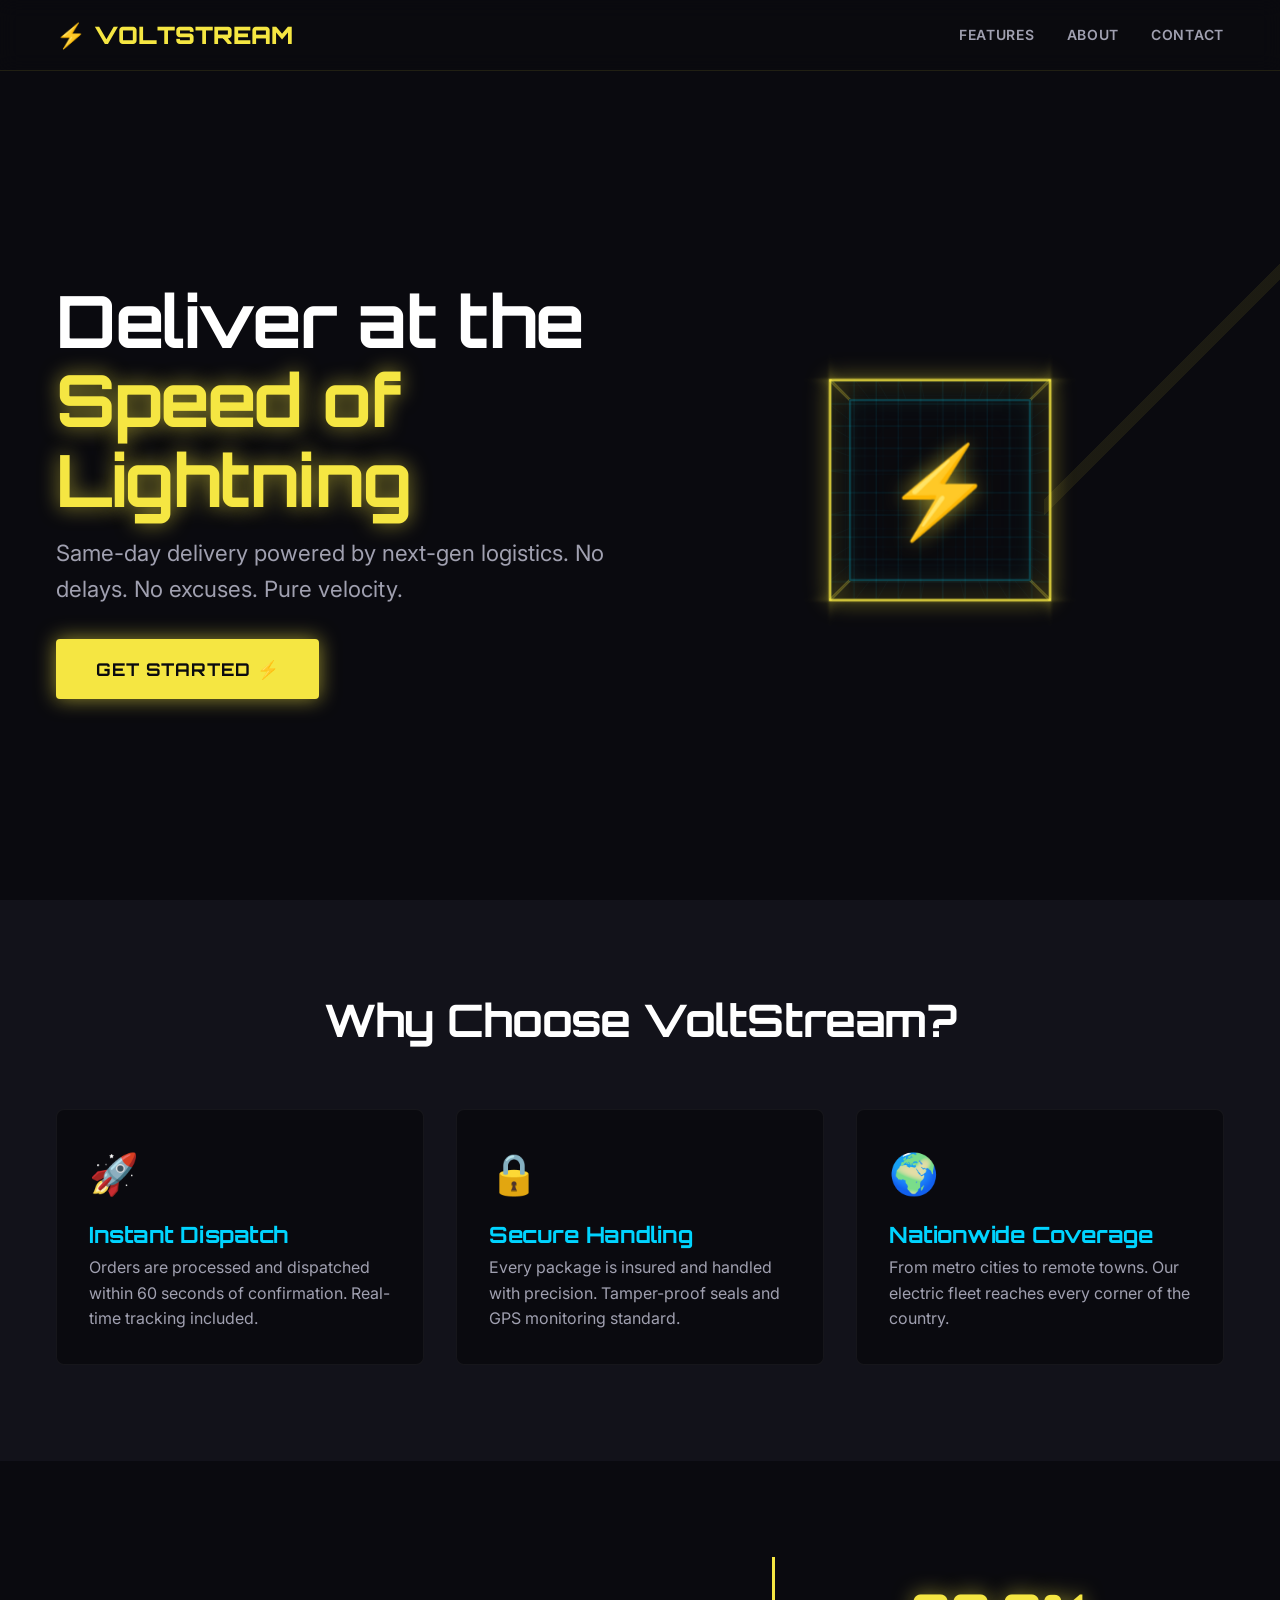
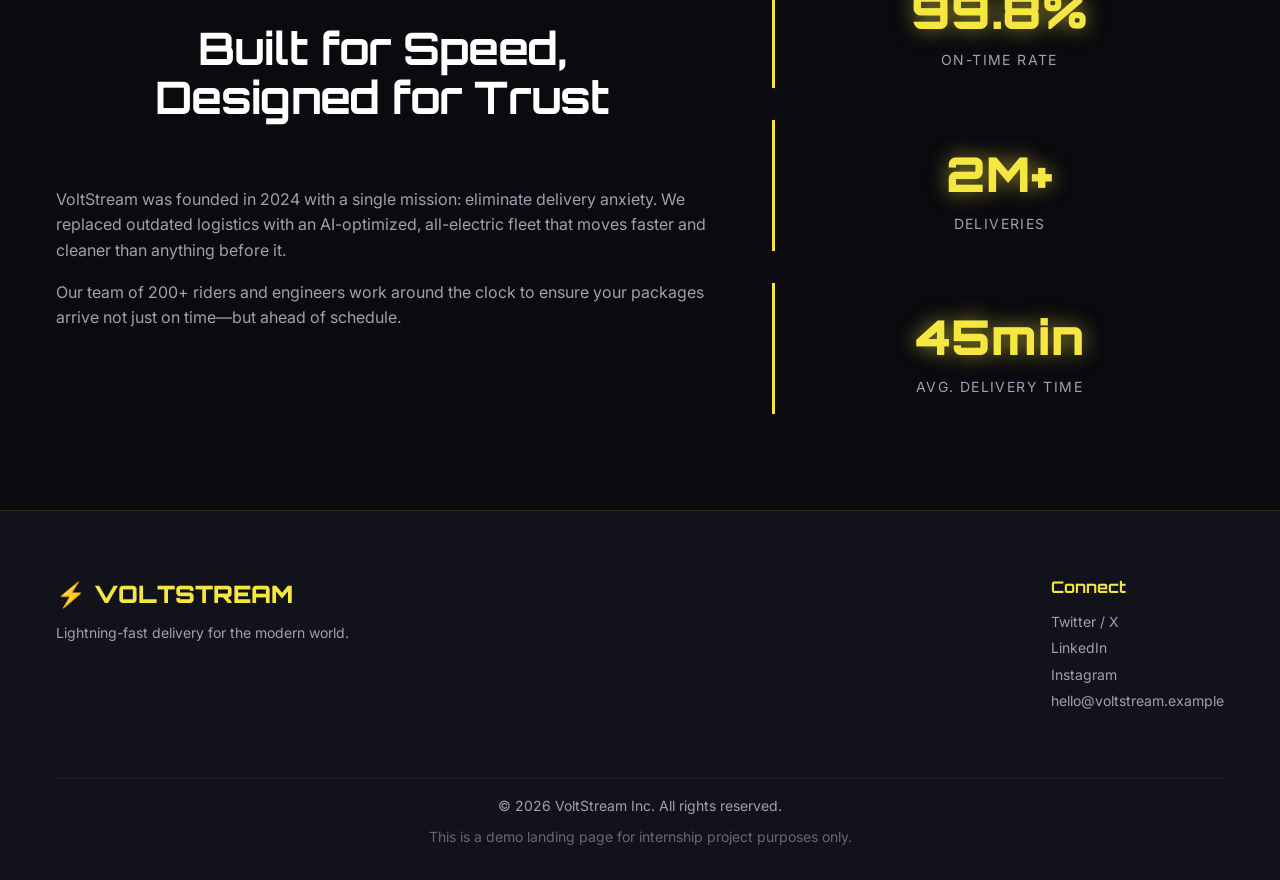
<file: Landing page/index.html>
<!DOCTYPE html>
<html lang="en">
<head>
    <meta charset="UTF-8">
    <meta name="viewport" content="width=device-width, initial-scale=1.0">
    <meta name="description" content="VoltStream - Lightning-fast delivery service landing page">
    <title>VoltStream | Lightning-Fast Delivery</title>
    <link rel="stylesheet" href="styles.css">
    <!-- Google Fonts: Bold sans-serif for speed/clarity -->
    <link rel="preconnect" href="https://fonts.googleapis.com">
    <link rel="preconnect" href="https://fonts.gstatic.com" crossorigin>
    <link href="https://fonts.googleapis.com/css2?family=Inter:wght@400;600&family=Orbitron:wght@700;900&display=swap" rel="stylesheet">
    
    <link rel="stylesheet" href="styles.css">
</head>
<body>
    <!-- FIXED NAVIGATION -->
    <header class="navbar" role="banner">
        <div class="container nav-container">
            <a href="#" class="logo" aria-label="VoltStream Home">⚡ VOLTSTREAM</a>
            <nav role="navigation" aria-label="Main navigation">
                <ul class="nav-links">
                    <li><a href="#features">Features</a></li>
                    <li><a href="#about">About</a></li>
                    <li><a href="#contact">Contact</a></li>
                </ul>
            </nav>
        </div>
    </header>

    <main>
        
                <!-- HERO SECTION (UPDATED WITH 3D ELEMENT) -->
        <section id="hero" class="hero" aria-labelledby="hero-heading">
            <div class="container hero-wrapper">
                <!-- Left Side: Text -->
                <div class="hero-content">
                    <h1 id="hero-heading" class="hero-title">Deliver at the<br><span class="glow-text">Speed of Lightning</span></h1>
                    <p class="hero-subtitle">Same-day delivery powered by next-gen logistics. No delays. No excuses. Pure velocity.</p>
                    <a href="#contact" class="cta-button" role="button">Get Started ⚡</a>
                </div>
                
                <!-- Right Side: 3D CSS Cube -->
                <div class="hero-3d-scene" aria-hidden="true">
                    <div class="cube">
                        <div class="face front">⚡</div>
                        <div class="face back"></div>
                        <div class="face right"></div>
                        <div class="face left"></div>
                        <div class="face top"></div>
                        <div class="face bottom"></div>
                    </div>
                </div>
            </div>
            <!-- Decorative lightning bolt (pure CSS) -->
            <div class="lightning-bolt" aria-hidden="true"></div>
        </section>

        <!-- FEATURES SECTION -->
        <section id="features" class="features" aria-labelledby="features-heading">
            <div class="container">
                <h2 id="features-heading" class="section-title">Why Choose VoltStream?</h2>
                <div class="features-grid">
                    <article class="feature-card">
                        <div class="feature-icon" aria-hidden="true">🚀</div>
                        <h3>Instant Dispatch</h3>
                        <p>Orders are processed and dispatched within 60 seconds of confirmation. Real-time tracking included.</p>
                    </article>
                    <article class="feature-card">
                        <div class="feature-icon" aria-hidden="true">🔒</div>
                        <h3>Secure Handling</h3>
                        <p>Every package is insured and handled with precision. Tamper-proof seals and GPS monitoring standard.</p>
                    </article>
                    <article class="feature-card">
                        <div class="feature-icon" aria-hidden="true">🌍</div>
                        <h3>Nationwide Coverage</h3>
                        <p>From metro cities to remote towns. Our electric fleet reaches every corner of the country.</p>
                    </article>
                </div>
            </div>
        </section>

        <!-- ABOUT SECTION -->
        <section id="about" class="about" aria-labelledby="about-heading">
            <div class="container about-content">
                <div class="about-text">
                    <h2 id="about-heading" class="section-title">Built for Speed,<br>Designed for Trust</h2>
                    <p>VoltStream was founded in 2024 with a single mission: eliminate delivery anxiety. We replaced outdated logistics with an AI-optimized, all-electric fleet that moves faster and cleaner than anything before it.</p>
                    <p>Our team of 200+ riders and engineers work around the clock to ensure your packages arrive not just on time—but ahead of schedule.</p>
                </div>
                <div class="about-stats" aria-label="Company statistics">
                    <div class="stat">
                        <span class="stat-number glow-text">99.8%</span>
                        <span class="stat-label">On-Time Rate</span>
                    </div>
                    <div class="stat">
                        <span class="stat-number glow-text">2M+</span>
                        <span class="stat-label">Deliveries</span>
                    </div>
                    <div class="stat">
                        <span class="stat-number glow-text">45min</span>
                        <span class="stat-label">Avg. Delivery Time</span>
                    </div>
                </div>
            </div>
        </section>

        <!-- CONTACT / FOOTER SECTION -->
        <footer id="contact" class="footer" role="contentinfo">
            <div class="container footer-content">
                <div class="footer-brand">
                    <span class="logo">⚡ VOLTSTREAM</span>
                    <p>Lightning-fast delivery for the modern world.</p>
                </div>
                <div class="footer-links">
                    <h4>Connect</h4>
                    <ul>
                        <li><a href="#" aria-label="Twitter/X Profile">Twitter / X</a></li>
                        <li><a href="#" aria-label="LinkedIn Company Page">LinkedIn</a></li>
                        <li><a href="#" aria-label="Instagram Profile">Instagram</a></li>
                        <li><a href="mailto:hello@voltstream.example">hello@voltstream.example</a></li>
                    </ul>
                </div>
                <div class="footer-legal">
                    <p>&copy; 2026 VoltStream Inc. All rights reserved.</p>
                    <p class="disclaimer">This is a demo landing page for internship project purposes only.</p>
                </div>
            </div>
        </footer>
    </main>
</body>
</html>
</file>
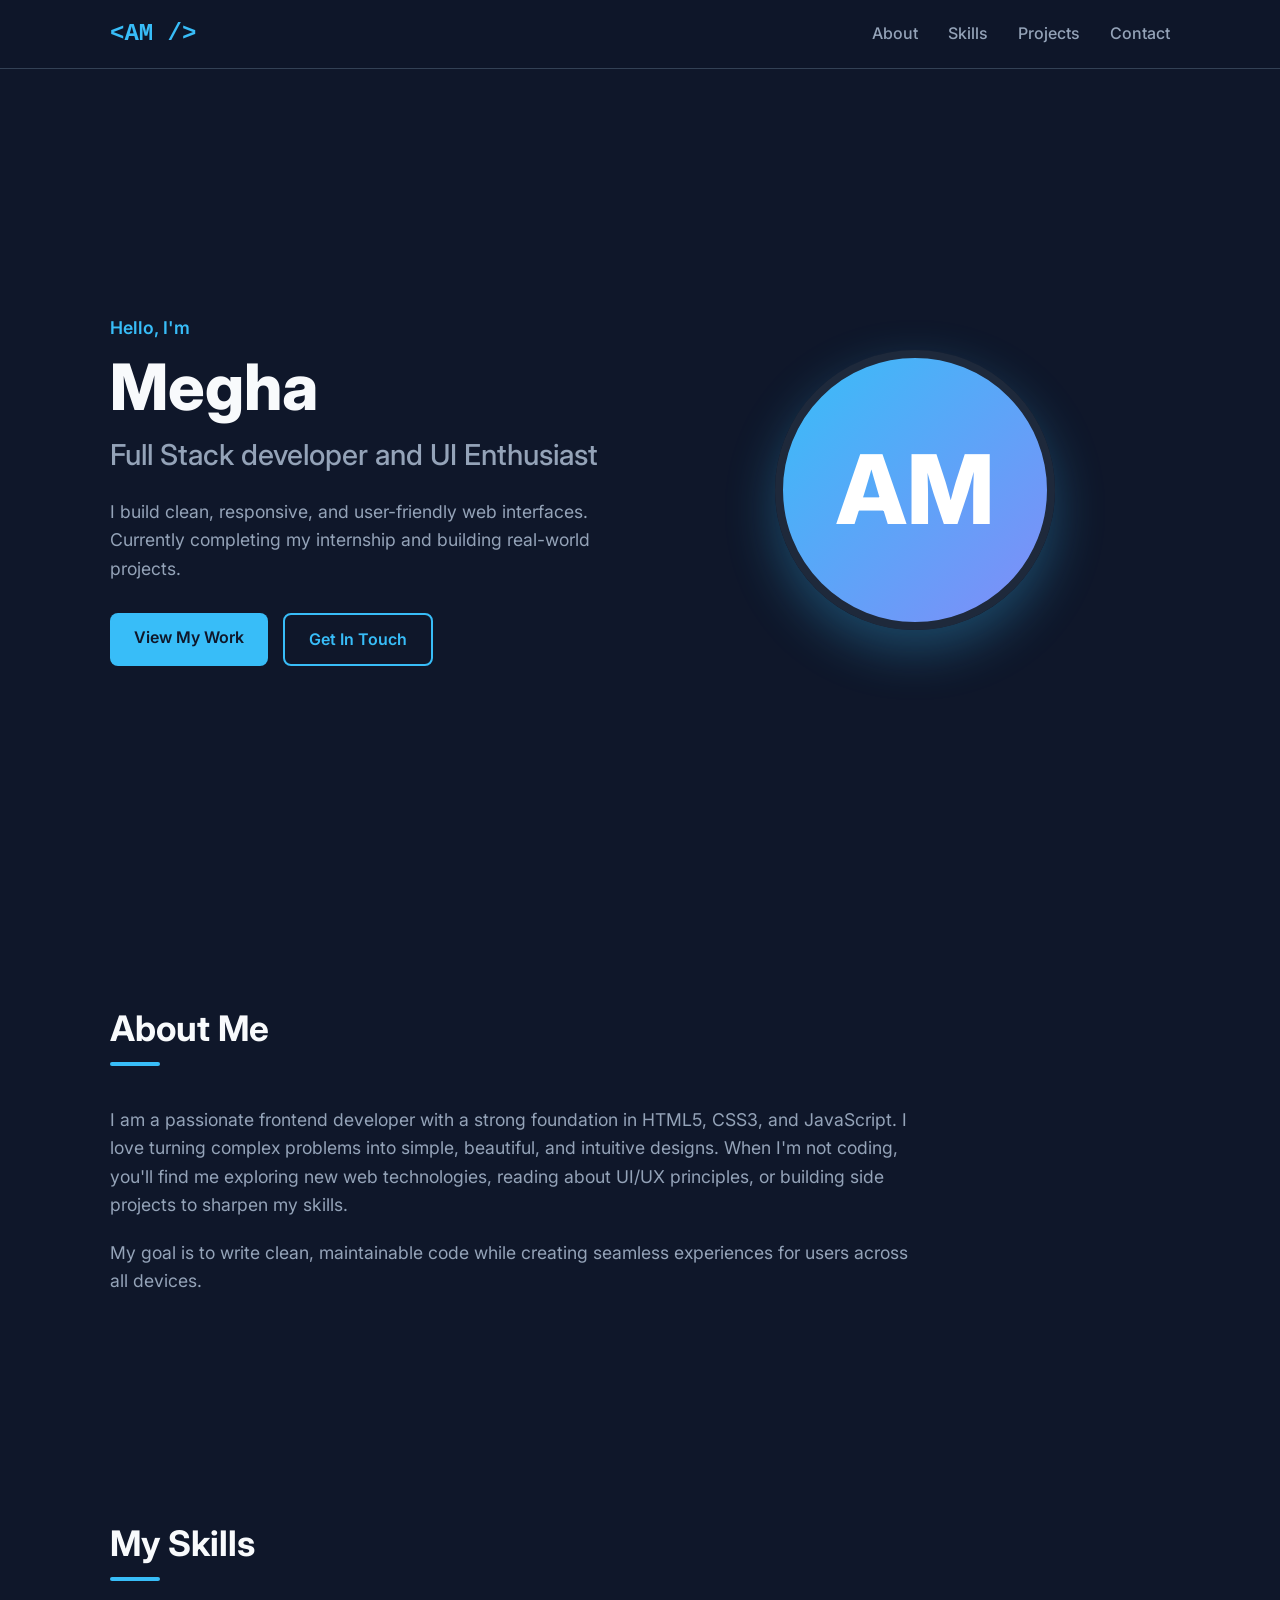
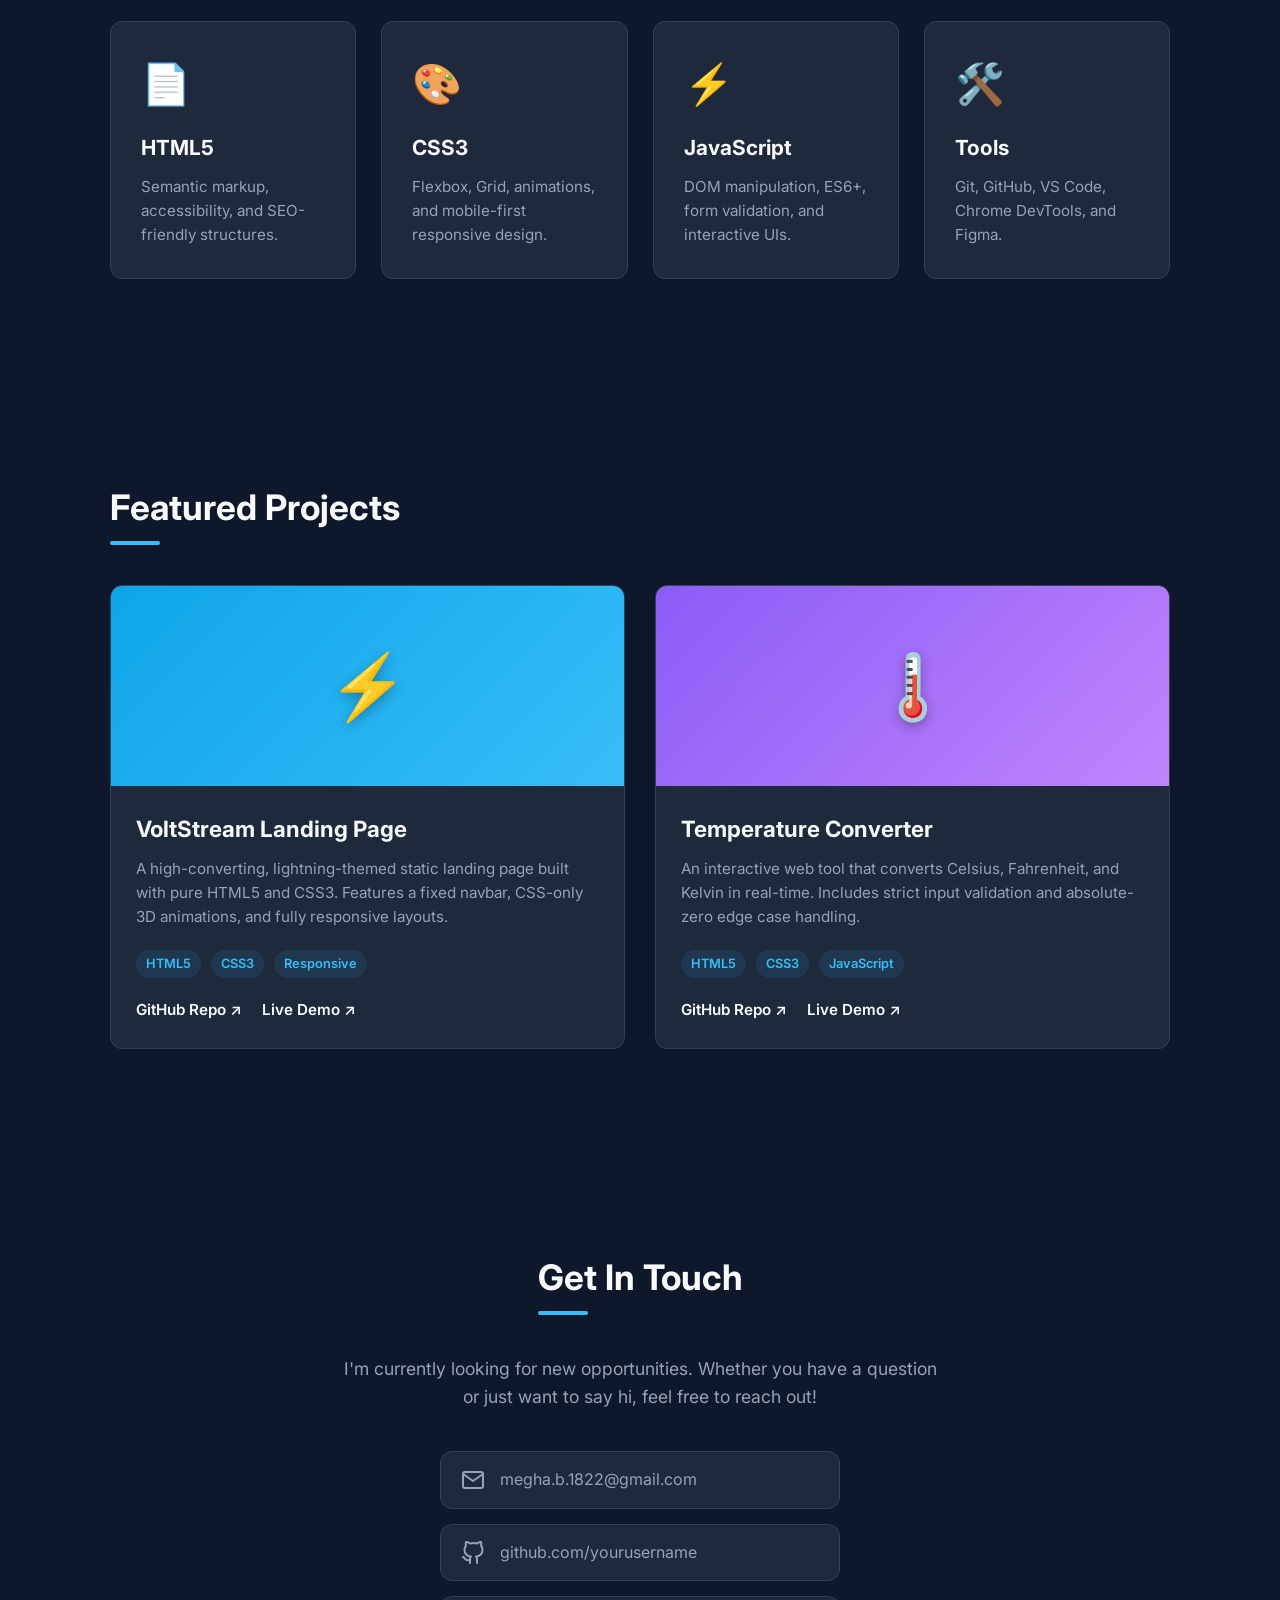
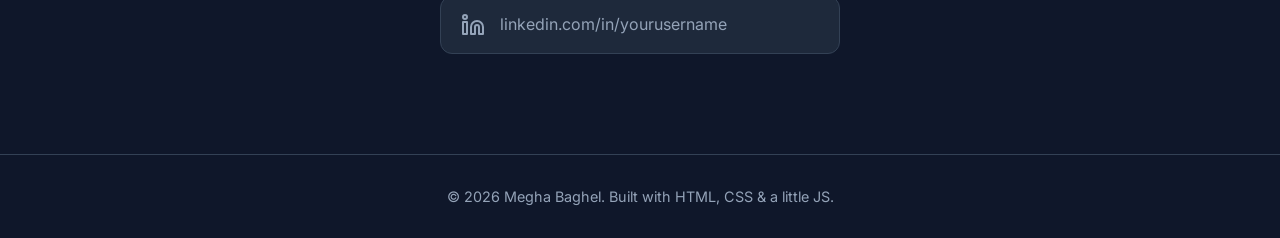
<file: portfolio/index.html>
<!DOCTYPE html>
<html lang="en">
<head>
    <meta charset="UTF-8">
    <meta name="viewport" content="width=device-width, initial-scale=1.0">
    <meta name="description" content="Personal Portfolio - Frontend Developer">
    <title>Alex Morgan | Frontend Developer Portfolio</title> <!-- UPDATE THIS -->
    
    <!-- Google Fonts -->
    <link rel="preconnect" href="https://fonts.googleapis.com">
    <link rel="preconnect" href="https://fonts.gstatic.com" crossorigin>
    <link href="https://fonts.googleapis.com/css2?family=Inter:wght@400;500;600;700;800&display=swap" rel="stylesheet">
    
    <link rel="stylesheet" href="styles.css">
</head>
<body>

    <!-- NAVIGATION -->
    <header class="navbar">
        <div class="container nav-container">
            <a href="#hero" class="logo">&lt;AM /&gt;</a> <!-- UPDATE INITIALS -->
            
            <button class="mobile-menu-btn" aria-label="Toggle navigation menu" aria-expanded="false">
                <span class="hamburger"></span>
            </button>

            <nav class="nav-menu" id="nav-menu">
                <ul>
                    <li><a href="#about">About</a></li>
                    <li><a href="#skills">Skills</a></li>
                    <li><a href="#projects">Projects</a></li>
                    <li><a href="#contact">Contact</a></li>
                </ul>
            </nav>
        </div>
    </header>

    <main>
        <!-- HERO SECTION -->
        <section id="hero" class="hero">
            <div class="container hero-container">
                <div class="hero-text">
                    <p class="hero-greeting">Hello, I'm</p>
                    <h1 class="hero-name">Megha</h1> <!-- UPDATE THIS -->
                    <h2 class="hero-role">Full Stack developer and UI Enthusiast</h2> <!-- UPDATE THIS -->
                    <p class="hero-desc">I build clean, responsive, and user-friendly web interfaces. Currently completing my internship and building real-world projects.</p>
                    <div class="hero-buttons">
                        <a href="#projects" class="btn btn-primary">View My Work</a>
                        <a href="#contact" class="btn btn-outline">Get In Touch</a>
                    </div>
                </div>
                
                <!-- CSS Avatar Placeholder (No external image needed) -->
                <div class="hero-avatar">
                    <div class="avatar-circle">
                        <span>AM</span> <!-- UPDATE INITIALS -->
                    </div>
                </div>
            </div>
        </section>

        <!-- ABOUT SECTION -->
        <section id="about" class="section about">
            <div class="container">
                <h2 class="section-title">About Me</h2>
                <div class="about-content">
                    <p>
                        I am a passionate frontend developer with a strong foundation in HTML5, CSS3, and JavaScript. 
                        I love turning complex problems into simple, beautiful, and intuitive designs. 
                        When I'm not coding, you'll find me exploring new web technologies, reading about UI/UX principles, or building side projects to sharpen my skills.
                    </p>
                    <p>
                        My goal is to write clean, maintainable code while creating seamless experiences for users across all devices.
                    </p>
                </div>
            </div>
        </section>

        <!-- SKILLS SECTION -->
        <section id="skills" class="section skills">
            <div class="container">
                <h2 class="section-title">My Skills</h2>
                <div class="skills-grid">
                    <div class="skill-card">
                        <div class="skill-icon">📄</div>
                        <h3>HTML5</h3>
                        <p>Semantic markup, accessibility, and SEO-friendly structures.</p>
                    </div>
                    <div class="skill-card">
                        <div class="skill-icon">🎨</div>
                        <h3>CSS3</h3>
                        <p>Flexbox, Grid, animations, and mobile-first responsive design.</p>
                    </div>
                    <div class="skill-card">
                        <div class="skill-icon">⚡</div>
                        <h3>JavaScript</h3>
                        <p>DOM manipulation, ES6+, form validation, and interactive UIs.</p>
                    </div>
                    <div class="skill-card">
                        <div class="skill-icon">🛠️</div>
                        <h3>Tools</h3>
                        <p>Git, GitHub, VS Code, Chrome DevTools, and Figma.</p>
                    </div>
                </div>
            </div>
        </section>

        <!-- PROJECTS SECTION -->
        <section id="projects" class="section projects">
            <div class="container">
                <h2 class="section-title">Featured Projects</h2>
                <div class="projects-grid">
                    
                    <!-- Project 1 -->
                    <article class="project-card">
                        <div class="project-image" style="background: linear-gradient(135deg, #0ea5e9, #38bdf8);">
                            <span class="project-emoji">⚡</span>
                        </div>
                        <div class="project-info">
                            <h3>VoltStream Landing Page</h3>
                            <p>A high-converting, lightning-themed static landing page built with pure HTML5 and CSS3. Features a fixed navbar, CSS-only 3D animations, and fully responsive layouts.</p>
                            <div class="project-tags">
                                <span class="tag">HTML5</span>
                                <span class="tag">CSS3</span>
                                <span class="tag">Responsive</span>
                            </div>
                            <div class="project-links">
                                <a href="#" class="btn-link" target="_blank">GitHub Repo ↗</a>
                                <a href="#" class="btn-link" target="_blank">Live Demo ↗</a>
                            </div>
                        </div>
                    </article>

                    <!-- Project 2 -->
                    <article class="project-card">
                        <div class="project-image" style="background: linear-gradient(135deg, #8b5cf6, #c084fc);">
                            <span class="project-emoji">🌡️</span>
                        </div>
                        <div class="project-info">
                            <h3>Temperature Converter</h3>
                            <p>An interactive web tool that converts Celsius, Fahrenheit, and Kelvin in real-time. Includes strict input validation and absolute-zero edge case handling.</p>
                            <div class="project-tags">
                                <span class="tag">HTML5</span>
                                <span class="tag">CSS3</span>
                                <span class="tag">JavaScript</span>
                            </div>
                            <div class="project-links">
                                <a href="#" class="btn-link" target="_blank">GitHub Repo ↗</a>
                                <a href="#" class="btn-link" target="_blank">Live Demo ↗</a>
                            </div>
                        </div>
                    </article>

                </div>
            </div>
        </section>

        <!-- CONTACT SECTION -->
        <section id="contact" class="section contact">
            <div class="container">
                <h2 class="section-title">Get In Touch</h2>
                <p class="contact-desc">I'm currently looking for new opportunities. Whether you have a question or just want to say hi, feel free to reach out!</p>
                
                <div class="contact-links">
                    <!-- Email -->
                    <a href="mailto:alex.morgan@example.com" class="contact-card" aria-label="Send Email">
                        <svg xmlns="http://www.w3.org/2000/svg" width="24" height="24" viewBox="0 0 24 24" fill="none" stroke="currentColor" stroke-width="2" stroke-linecap="round" stroke-linejoin="round"><path d="M4 4h16c1.1 0 2 .9 2 2v12c0 1.1-.9 2-2 2H4c-1.1 0-2-.9-2-2V6c0-1.1.9-2 2-2z"></path><polyline points="22,6 12,13 2,6"></polyline></svg>
                        <span>megha.b.1822@gmail.com</span> <!-- UPDATE THIS -->
                    </a>
                    
                    <!-- GitHub -->
                    <a href="https://github.com/yourusername" target="_blank" class="contact-card" aria-label="GitHub Profile">
                        <svg xmlns="http://www.w3.org/2000/svg" width="24" height="24" viewBox="0 0 24 24" fill="none" stroke="currentColor" stroke-width="2" stroke-linecap="round" stroke-linejoin="round"><path d="M9 19c-5 1.5-5-2.5-7-3m14 6v-3.87a3.37 3.37 0 0 0-.94-2.61c3.14-.35 6.44-1.54 6.44-7A5.44 5.44 0 0 0 20 4.77 5.07 5.07 0 0 0 19.91 1S18.73.65 16 2.48a13.38 13.38 0 0 0-7 0C6.27.65 5.09 1 5.09 1A5.07 5.07 0 0 0 5 4.77a5.44 5.44 0 0 0-1.5 3.78c0 5.42 3.3 6.61 6.44 7A3.37 3.37 0 0 0 9 18.13V22"></path></svg>
                        <span>github.com/yourusername</span> <!-- UPDATE THIS -->
                    </a>

                    <!-- LinkedIn -->
                    <a href="https://linkedin.com/in/yourusername" target="_blank" class="contact-card" aria-label="LinkedIn Profile">
                        <svg xmlns="http://www.w3.org/2000/svg" width="24" height="24" viewBox="0 0 24 24" fill="none" stroke="currentColor" stroke-width="2" stroke-linecap="round" stroke-linejoin="round"><path d="M16 8a6 6 0 0 1 6 6v7h-4v-7a2 2 0 0 0-2-2 2 2 0 0 0-2 2v7h-4v-7a6 6 0 0 1 6-6z"></path><rect x="2" y="9" width="4" height="12"></rect><circle cx="4" cy="4" r="2"></circle></svg>
                        <span>linkedin.com/in/yourusername</span> <!-- UPDATE THIS -->
                    </a>
                </div>
            </div>
        </section>
    </main>

    <!-- FOOTER -->
    <footer class="footer">
        <div class="container">
            <p>&copy; 2026 Megha Baghel. Built with HTML, CSS & a little JS.</p> <!-- UPDATE THIS -->
        </div>
    </footer>

    <script src="script.js"></script>
</body>
</html>
</file>
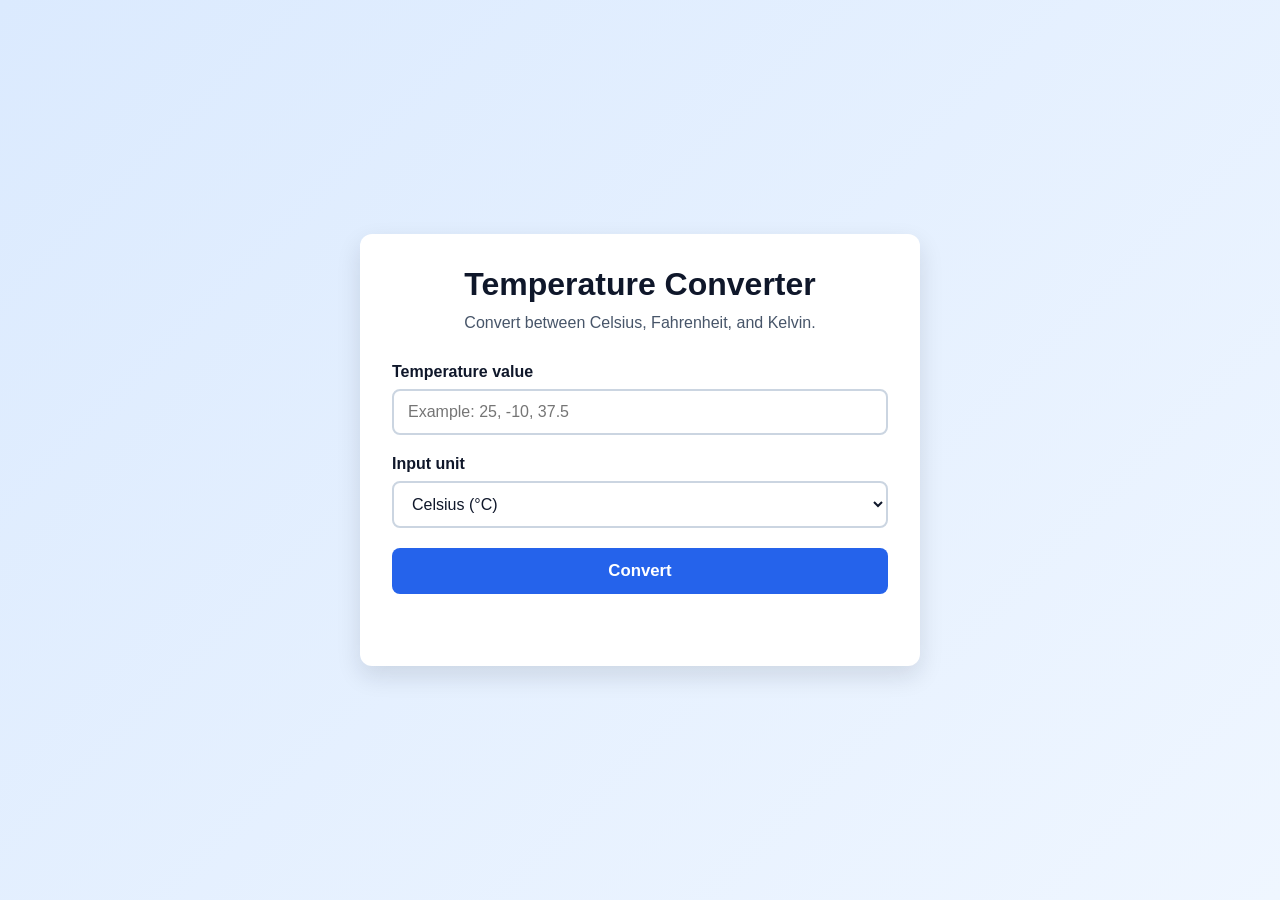
<file: temprature  calculator/index.html>
<!DOCTYPE html>
<html lang="en">
<head>
    <meta charset="UTF-8">
    <meta name="viewport" content="width=device-width, initial-scale=1.0">
    <meta name="description" content="Temperature Converter - Convert Celsius, Fahrenheit, and Kelvin with validation.">
    <title>Temperature Converter</title>
    <link rel="stylesheet" href="styles.css">
</head>
<body>
    <main class="page-container">
        <section class="converter-card" aria-labelledby="converter-title">
            <h1 id="converter-title">Temperature Converter</h1>
            <p class="subtitle">
                Convert between Celsius, Fahrenheit, and Kelvin.
            </p>

            <form id="converter-form" novalidate>
                <div class="form-group">
                    <label for="temperature-input">
                        Temperature value
                    </label>
                    <input
                        type="text"
                        id="temperature-input"
                        name="temperature"
                        placeholder="Example: 25, -10, 37.5"
                        inputmode="decimal"
                        autocomplete="off"
                        aria-describedby="input-error"
                    >
                </div>

                <div class="form-group">
                    <label for="unit-select">
                        Input unit
                    </label>
                    <select id="unit-select" name="unit">
                        <option value="celsius" selected>
                            Celsius (°C)
                        </option>
                        <option value="fahrenheit">
                            Fahrenheit (°F)
                        </option>
                        <option value="kelvin">
                            Kelvin (K)
                        </option>
                    </select>
                </div>

                <button type="submit" id="convert-button">
                    Convert
                </button>
            </form>

            <p id="input-error" class="error-message" role="alert" aria-live="polite"></p>

            <section id="results" class="results" aria-live="polite" hidden>
                <h2>Converted Values</h2>

                <div class="result-grid">
                    <article class="result-card">
                        <span class="result-label">Celsius</span>
                        <strong id="result-celsius">--</strong>
                    </article>

                    <article class="result-card">
                        <span class="result-label">Fahrenheit</span>
                        <strong id="result-fahrenheit">--</strong>
                    </article>

                    <article class="result-card">
                        <span class="result-label">Kelvin</span>
                        <strong id="result-kelvin">--</strong>
                    </article>
                </div>
            </section>
        </section>
    </main>

    <script src="script.js"></script>
</body>
</html>
</file>
<file: Landing page/styles.css>
/* 
   CSS RESET & BASE STYLES
   */
*, *::before, *::after {
    margin: 0;
    padding: 0;
    box-sizing: border-box; /* Prevents element overlap */
}

:root {
    /* Lightning Color Palette */
    --bg-dark: #0a0a0f;
    --bg-card: #12121a;
    --electric-yellow: #f5e642;
    --electric-blue: #00d4ff;
    --text-primary: #ffffff;
    --text-secondary: #a0a0b0;
    --glow-yellow: 0 0 20px rgba(245, 230, 66, 0.6);
    --glow-blue: 0 0 20px rgba(0, 212, 255, 0.5);
    
    /* Typography Scale */
    --font-display: 'Orbitron', sans-serif;
    --font-body: 'Inter', sans-serif;
    --fs-hero: clamp(2.5rem, 6vw, 4.5rem);
    --fs-h2: clamp(1.8rem, 4vw, 2.8rem);
    --fs-h3: 1.4rem;
    --fs-body: 1rem;
    --fs-small: 0.875rem;
    
    /* Spacing */
    --space-xs: 0.5rem;
    --space-sm: 1rem;
    --space-md: 2rem;
    --space-lg: 4rem;
    --space-xl: 6rem;
    
    /* Transitions */
    --transition-fast: 0.2s ease;
    --transition-glow: 0.4s ease-in-out;
}

html {
    scroll-behavior: smooth; /* Pure CSS smooth scrolling */
}

body {
    font-family: var(--font-body);
    background-color: var(--bg-dark);
    color: var(--text-primary);
    line-height: 1.6;
    overflow-x: hidden;
}

.container {
    width: 100%;
    max-width: 1200px;
    margin: 0 auto;
    padding: 0 var(--space-sm);
}

/* 
   TYPOGRAPHY
   */
h1, h2, h3 {
    font-family: var(--font-display);
    line-height: 1.1;
    letter-spacing: -0.02em;
}

.section-title {
    font-size: var(--fs-h2);
    text-align: center;
    margin-bottom: var(--space-lg);
    color: var(--text-primary);
}

.glow-text {
    color: var(--electric-yellow);
    text-shadow: var(--glow-yellow);
    animation: pulse-glow 2.5s ease-in-out infinite alternate;
}

@keyframes pulse-glow {
    from { text-shadow: 0 0 10px rgba(245, 230, 66, 0.4); }
    to { text-shadow: 0 0 30px rgba(245, 230, 66, 0.9), 0 0 60px rgba(245, 230, 66, 0.3); }
}

/* 
   NAVIGATION (Fixed/Sticky)
   */
.navbar {
    position: fixed;
    top: 0;
    left: 0;
    right: 0;
    z-index: 1000;
    background: rgba(10, 10, 15, 0.9);
    backdrop-filter: blur(10px);
    border-bottom: 1px solid rgba(245, 230, 66, 0.1);
    padding: var(--space-sm) 0;
}

.nav-container {
    display: flex;
    justify-content: space-between;
    align-items: center;
}

.logo {
    font-family: var(--font-display);
    font-size: 1.5rem;
    font-weight: 900;
    color: var(--electric-yellow);
    text-decoration: none;
    transition: var(--transition-fast);
}

.logo:hover, .logo:focus-visible {
    text-shadow: var(--glow-yellow);
    outline: none;
}

.nav-links {
    list-style: none;
    display: flex;
    gap: var(--space-md);
}

.nav-links a {
    color: var(--text-secondary);
    text-decoration: none;
    font-weight: 600;
    font-size: var(--fs-small);
    text-transform: uppercase;
    letter-spacing: 0.05em;
    transition: var(--transition-fast);
    padding: var(--space-xs) 0;
    position: relative;
}

.nav-links a::after {
    content: '';
    position: absolute;
    bottom: 0;
    left: 0;
    width: 0;
    height: 2px;
    background: var(--electric-yellow);
    transition: width var(--transition-fast);
    box-shadow: var(--glow-yellow);
}

.nav-links a:hover,
.nav-links a:focus-visible {
    color: var(--electric-yellow);
    outline: none;
}

.nav-links a:hover::after,
.nav-links a:focus-visible::after {
    width: 100%;
}

/* 
   HERO SECTION
    */
.hero {
    min-height: 100vh;
    display: flex;
    align-items: center;
    position: relative;
    padding-top: 80px; 
    overflow: hidden;
}

.hero-content {
    position: relative;
    z-index: 2;
    max-width: 700px;
}

.hero-title {
    font-size: var(--fs-hero);
    margin-bottom: var(--space-sm);
}

.hero-subtitle {
    font-size: clamp(1.1rem, 2vw, 1.4rem);
    color: var(--text-secondary);
    margin-bottom: var(--space-md);
    max-width: 550px;
}

.cta-button {
    display: inline-block;
    font-family: var(--font-display);
    font-weight: 700;
    font-size: 1.1rem;
    color: var(--bg-dark);
    background: var(--electric-yellow);
    padding: 1rem 2.5rem;
    border-radius: 4px;
    text-decoration: none;
    text-transform: uppercase;
    letter-spacing: 0.05em;
    transition: all var(--transition-fast);
    box-shadow: var(--glow-yellow);
}

.cta-button:hover,
.cta-button:focus-visible {
    background: var(--electric-blue);
    color: var(--bg-dark);
    box-shadow: var(--glow-blue);
    transform: translateY(-2px);
    outline: none;
}

/* Decorative CSS-only lightning bolt */
.lightning-bolt {
    position: absolute;
    right: -5%;
    top: 20%;
    width: 300px;
    height: 500px;
    background: linear-gradient(135deg, transparent 40%, var(--electric-yellow) 40%, var(--electric-yellow) 42%, transparent 42%);
    opacity: 0.08;
    z-index: 1;
    pointer-events: none;
    animation: bolt-flicker 4s ease-in-out infinite;
}

@keyframes bolt-flicker {
    0%, 100% { opacity: 0.05; }
    50% { opacity: 0.12; }
    52% { opacity: 0.03; }
    54% { opacity: 0.1; }
}

/* 
   FEATURES SECTION (CSS Grid)
    */
.features {
    padding: var(--space-xl) 0;
    background: var(--bg-card);
}

.features-grid {
    display: grid;
    grid-template-columns: repeat(auto-fit, minmax(280px, 1fr));
    gap: var(--space-md);
}

.feature-card {
    background: var(--bg-dark);
    border: 1px solid rgba(255, 255, 255, 0.05);
    border-radius: 8px;
    padding: var(--space-md);
    transition: all var(--transition-glow);
}

.feature-card:hover,
.feature-card:focus-within {
    border-color: var(--electric-blue);
    box-shadow: var(--glow-blue);
    transform: translateY(-4px);
}

.feature-icon {
    font-size: 2.5rem;
    margin-bottom: var(--space-sm);
}

.feature-card h3 {
    font-size: var(--fs-h3);
    margin-bottom: var(--space-xs);
    color: var(--electric-blue);
}

.feature-card p {
    color: var(--text-secondary);
    font-size: var(--fs-body);
}

/* 
    (Flexbox)
   */
.about {
    padding: var(--space-xl) 0;
}

.about-content {
    display: flex;
    flex-wrap: wrap;
    gap: var(--space-lg);
    align-items: center;
}

.about-text {
    flex: 1 1 500px;
}

.about-text p {
    color: var(--text-secondary);
    margin-bottom: var(--space-sm);
    font-size: var(--fs-body);
}

.about-stats {
    flex: 1 1 300px;
    display: flex;
    flex-direction: column;
    gap: var(--space-md);
}

.stat {
    display: flex;
    flex-direction: column;
    align-items: center;
    text-align: center;
    padding: var(--space-sm);
    border-left: 3px solid var(--electric-yellow);
}

.stat-number {
    font-family: var(--font-display);
    font-size: clamp(2rem, 4vw, 3rem);
    font-weight: 900;
}

.stat-label {
    color: var(--text-secondary);
    font-size: var(--fs-small);
    text-transform: uppercase;
    letter-spacing: 0.1em;
}

/*
   FOOTER
  */
.footer {
    background: var(--bg-card);
    border-top: 1px solid rgba(245, 230, 66, 0.1);
    padding: var(--space-lg) 0 var(--space-md);
}

.footer-content {
    display: flex;
    flex-wrap: wrap;
    gap: var(--space-md);
    justify-content: space-between;
    align-items: flex-start;
}

.footer-brand p {
    color: var(--text-secondary);
    margin-top: var(--space-xs);
    font-size: var(--fs-small);
}

.footer-links h4 {
    font-family: var(--font-display);
    color: var(--electric-yellow);
    margin-bottom: var(--space-xs);
    font-size: 1rem;
}

.footer-links ul {
    list-style: none;
}

.footer-links a {
    color: var(--text-secondary);
    text-decoration: none;
    font-size: var(--fs-small);
    transition: var(--transition-fast);
    display: inline-block;
    padding: 2px 0;
}

.footer-links a:hover,
.footer-links a:focus-visible {
    color: var(--electric-blue);
    outline: none;
}

.footer-legal {
    width: 100%;
    margin-top: var(--space-md);
    padding-top: var(--space-sm);
    border-top: 1px solid rgba(255, 255, 255, 0.05);
    text-align: center;
}

.footer-legal p {
    color: var(--text-secondary);
    font-size: var(--fs-small);
}

.disclaimer {
    opacity: 0.6;
    margin-top: var(--space-xs);
}

/* 
   RESPONSIVE DESIGN (Mobile-First Adjustments)
   */
@media (max-width: 768px) {
    .nav-links {
        gap: var(--space-sm);
    }
    
    .nav-links a {
        font-size: 0.75rem;
    }
    
    .hero {
        min-height: 90vh;
        padding-top: 100px;
    }
    
    .lightning-bolt {
        width: 150px;
        height: 300px;
        right: -10%;
    }
    
    .about-content {
        flex-direction: column;
    }
    
    .about-stats {
        flex-direction: row;
        flex-wrap: wrap;
        justify-content: center;
    }
    
    .stat {
        flex: 1 1 100px;
        border-left: none;
        border-top: 3px solid var(--electric-yellow);
    }
    
    .footer-content {
        flex-direction: column;
        align-items: center;
        text-align: center;
    }
}

@media (max-width: 480px) {
    .nav-container {
        flex-direction: column;
        gap: var(--space-xs);
    }
    
    .cta-button {
        width: 100%;
        text-align: center;
    }
    
    .about-stats {
        flex-direction: column;
    }
    
    .stat {
        border-top: none;
        border-left: 3px solid var(--electric-yellow);
    }
}

/* 
   ACCESSIBILITY: Focus Visible States
  */
*:focus-visible {
    outline: 2px solid var(--electric-blue);
    outline-offset: 3px;
}

/* Reduced motion preference */
@media (prefers-reduced-motion: reduce) {
    *, *::before, *::after {
        animation-duration: 0.01ms !important;
        transition-duration: 0.01ms !important;
        scroll-behavior: auto !important;
    }
}
/* 
   3D HERO SECTION ADDITIONS
   */

/* Make hero a two-column layout on desktop */
.hero-wrapper {
    display: flex;
    justify-content: space-between;
    align-items: center;
    gap: var(--space-md);
    width: 100%;
}

.hero-content {
    flex: 1;
    max-width: 600px; }

/* 3D Scene Container */
.hero-3d-scene {
    flex: 1;
    display: flex;
    justify-content: center;
    align-items: center;
    /* Perspective creates the 3D depth illusion */
    perspective: 1000px; 
}

/* The Cube itself */
.cube {
    width: 200px;
    height: 200px;
    position: relative;
    /* This is the magic property that enables 3D space */
    transform-style: preserve-3d; 
    /* Continuous spinning animation */
    animation: spin-3d 15s infinite linear;
    transition: transform 0.5s ease;
}

/* Pause and tilt on hover (Pure CSS interactivity!) */
.cube:hover {
    animation-play-state: paused;
    transform: rotateX(-20deg) rotateY(35deg) scale(1.1);
}

/* Base styles for all 6 faces of the cube */
.face {
    position: absolute;
    width: 200px;
    height: 200px;
    background: rgba(10, 10, 15, 0.7);
    border: 2px solid var(--electric-yellow);
    box-shadow: inset 0 0 30px rgba(245, 230, 66, 0.2), 0 0 20px rgba(245, 230, 66, 0.4);
    display: flex;
    justify-content: center;
    align-items: center;
    font-size: 5rem;
    color: var(--electric-yellow);
    text-shadow: var(--glow-yellow);
    /* Add a subtle grid pattern to look like tech */
    background-image: 
        linear-gradient(rgba(0, 212, 255, 0.1) 1px, transparent 1px),
        linear-gradient(90deg, rgba(0, 212, 255, 0.1) 1px, transparent 1px);
    background-size: 20px 20px;
}

/* Positioning each face in 3D space (Math: half of 200px = 100px) */
.front  { transform: translateZ(100px); }
.back   { transform: rotateY(180deg) translateZ(100px); border-color: var(--electric-blue); box-shadow: inset 0 0 30px rgba(0, 212, 255, 0.2), 0 0 20px rgba(0, 212, 255, 0.4); }
.right  { transform: rotateY(90deg) translateZ(100px); }
.left   { transform: rotateY(-90deg) translateZ(100px); }
.top    { transform: rotateX(90deg) translateZ(100px); }
.bottom { transform: rotateX(-90deg) translateZ(100px); }

/* The Spinning Animation */
@keyframes spin-3d {
    0%   { transform: rotateX(0deg) rotateY(0deg); }
    100% { transform: rotateX(360deg) rotateY(360deg); }
}

/* Mobile Responsive Adjustments for 3D Section */
@media (max-width: 900px) {
    .hero-wrapper {
        flex-direction: column;
        text-align: center;
    }
    .hero-content {
        max-width: 100%;
        display: flex;
        flex-direction: column;
        align-items: center;
    }
    .hero-3d-scene {
        margin-top: var(--space-lg);
        perspective: 800px;
    }
    .cube {
        width: 150px;
        height: 150px;
    }
    .face {
        width: 150px;
        height: 150px;
        font-size: 3.5rem;
    }
    /* Update Z-index for smaller cube (half of 150 = 75) */
    .front  { transform: translateZ(75px); }
    .back   { transform: rotateY(180deg) translateZ(75px); }
    .right  { transform: rotateY(90deg) translateZ(75px); }
    .left   { transform: rotateY(-90deg) translateZ(75px); }
    .top    { transform: rotateX(90deg) translateZ(75px); }
    .bottom { transform: rotateX(-90deg) translateZ(75px); }
}
</file>
<file: portfolio/styles.css>
/* 
   VARIABLES & RESET
   */
:root {
    --bg-main: #0f172a;       /* Deep slate background */
    --bg-card: #1e293b;       /* Lighter slate for cards */
    --bg-card-hover: #334155;
    --text-main: #f8fafc;     /* Off-white text */
    --text-muted: #94a3b8;    /* Muted gray text */
    --accent: #38bdf8;        /* Sky blue accent */
    --accent-hover: #0ea5e9;
    --border-color: #334155;
    
    --font-family: 'Inter', sans-serif;
    --radius: 12px;
    --transition: all 0.3s ease;
}

*, *::before, *::after {
    margin: 0;
    padding: 0;
    box-sizing: border-box;
}

html {
    scroll-behavior: smooth; /* Pure CSS smooth scrolling */
    scroll-padding-top: 80px; /* Offset for fixed navbar */
}

body {
    font-family: var(--font-family);
    background-color: var(--bg-main);
    color: var(--text-main);
    line-height: 1.6;
}

.container {
    width: 100%;
    max-width: 1100px;
    margin: 0 auto;
    padding: 0 20px;
}

a {
    text-decoration: none;
    color: inherit;
}

ul { list-style: none; }

/* 
   NAVIGATION
   */
.navbar {
    position: fixed;
    top: 0;
    left: 0;
    width: 100%;
    background: rgba(15, 23, 42, 0.85);
    backdrop-filter: blur(10px);
    border-bottom: 1px solid var(--border-color);
    z-index: 1000;
    padding: 15px 0;
}

.nav-container {
    display: flex;
    justify-content: space-between;
    align-items: center;
}

.logo {
    font-size: 1.5rem;
    font-weight: 800;
    color: var(--accent);
    font-family: monospace;
}

.nav-menu ul {
    display: flex;
    gap: 30px;
}

.nav-menu a {
    font-weight: 500;
    color: var(--text-muted);
    transition: var(--transition);
    position: relative;
}

.nav-menu a:hover {
    color: var(--accent);
}

/* Mobile Menu Button */
.mobile-menu-btn {
    display: none;
    background: none;
    border: none;
    cursor: pointer;
    padding: 10px;
    z-index: 1001;
}

.hamburger, .hamburger::before, .hamburger::after {
    content: '';
    display: block;
    width: 24px;
    height: 2px;
    background: var(--text-main);
    transition: var(--transition);
}

.hamburger { position: relative; }
.hamburger::before { position: absolute; top: -8px; left: 0; }
.hamburger::after { position: absolute; top: 8px; left: 0; }

/* Hamburger Animation when active */
.mobile-menu-btn.active .hamburger { background: transparent; }
.mobile-menu-btn.active .hamburger::before { transform: rotate(45deg); top: 0; }
.mobile-menu-btn.active .hamburger::after { transform: rotate(-45deg); top: 0; }

/* 
   HERO SECTION
   */
.hero {
    min-height: 100vh;
    display: flex;
    align-items: center;
    padding-top: 80px;
}

.hero-container {
    display: flex;
    justify-content: space-between;
    align-items: center;
    gap: 40px;
}

.hero-text { flex: 1; }
.hero-avatar { flex: 1; display: flex; justify-content: center; }

.hero-greeting {
    color: var(--accent);
    font-weight: 600;
    margin-bottom: 10px;
    font-size: 1.1rem;
}

.hero-name {
    font-size: clamp(2.5rem, 5vw, 4rem);
    font-weight: 800;
    line-height: 1.1;
    margin-bottom: 10px;
}

.hero-role {
    font-size: clamp(1.2rem, 3vw, 1.8rem);
    color: var(--text-muted);
    font-weight: 500;
    margin-bottom: 20px;
}

.hero-desc {
    color: var(--text-muted);
    font-size: 1.1rem;
    max-width: 500px;
    margin-bottom: 30px;
}

.hero-buttons { display: flex; gap: 15px; flex-wrap: wrap; }

/* Buttons */
.btn {
    padding: 12px 24px;
    border-radius: 8px;
    font-weight: 600;
    transition: var(--transition);
    display: inline-block;
}

.btn-primary {
    background: var(--accent);
    color: var(--bg-main);
}

.btn-primary:hover {
    background: var(--accent-hover);
    transform: translateY(-2px);
}

.btn-outline {
    border: 2px solid var(--accent);
    color: var(--accent);
}

.btn-outline:hover {
    background: var(--accent);
    color: var(--bg-main);
    transform: translateY(-2px);
}

/* CSS Avatar */
.avatar-circle {
    width: 280px;
    height: 280px;
    border-radius: 50%;
    background: linear-gradient(135deg, var(--accent), #818cf8);
    display: flex;
    align-items: center;
    justify-content: center;
    font-size: 6rem;
    font-weight: 800;
    color: white;
    box-shadow: 0 20px 50px rgba(56, 189, 248, 0.3);
    border: 8px solid var(--bg-card);
}

/* 
   SECTIONS (GENERAL)
    */
.section {
    padding: 100px 0;
}

.section-title {
    font-size: 2.2rem;
    margin-bottom: 50px;
    position: relative;
    display: inline-block;
}

.section-title::after {
    content: '';
    position: absolute;
    bottom: -10px;
    left: 0;
    width: 50px;
    height: 4px;
    background: var(--accent);
    border-radius: 2px;
}

/* 
   ABOUT SECTION
   */
.about-content p {
    color: var(--text-muted);
    font-size: 1.1rem;
    margin-bottom: 20px;
    max-width: 800px;
}

/* 
   SKILLS SECTION
  */
.skills-grid {
    display: grid;
    grid-template-columns: repeat(auto-fit, minmax(220px, 1fr));
    gap: 25px;
}

.skill-card {
    background: var(--bg-card);
    padding: 30px;
    border-radius: var(--radius);
    border: 1px solid var(--border-color);
    transition: var(--transition);
}

.skill-card:hover {
    transform: translateY(-5px);
    border-color: var(--accent);
    background: var(--bg-card-hover);
}

.skill-icon {
    font-size: 2.5rem;
    margin-bottom: 15px;
}

.skill-card h3 {
    font-size: 1.3rem;
    margin-bottom: 10px;
}

.skill-card p {
    color: var(--text-muted);
    font-size: 0.95rem;
}

/* 
   PROJECTS SECTION
 */
.projects-grid {
    display: grid;
    grid-template-columns: repeat(auto-fit, minmax(300px, 1fr));
    gap: 30px;
}

.project-card {
    background: var(--bg-card);
    border-radius: var(--radius);
    overflow: hidden;
    border: 1px solid var(--border-color);
    transition: var(--transition);
    display: flex;
    flex-direction: column;
}

.project-card:hover {
    transform: translateY(-8px);
    box-shadow: 0 15px 30px rgba(0,0,0,0.3);
    border-color: var(--accent);
}

.project-image {
    height: 200px;
    display: flex;
    align-items: center;
    justify-content: center;
}

.project-emoji {
    font-size: 4rem;
    filter: drop-shadow(0 4px 6px rgba(0,0,0,0.3));
}

.project-info {
    padding: 25px;
    flex: 1;
    display: flex;
    flex-direction: column;
}

.project-info h3 {
    font-size: 1.4rem;
    margin-bottom: 10px;
}

.project-info p {
    color: var(--text-muted);
    font-size: 0.95rem;
    margin-bottom: 20px;
    flex: 1;
}

.project-tags {
    display: flex;
    gap: 10px;
    flex-wrap: wrap;
    margin-bottom: 20px;
}

.tag {
    background: rgba(56, 189, 248, 0.1);
    color: var(--accent);
    padding: 4px 10px;
    border-radius: 20px;
    font-size: 0.8rem;
    font-weight: 600;
}

.project-links {
    display: flex;
    gap: 20px;
}

.btn-link {
    color: var(--text-main);
    font-weight: 600;
    font-size: 0.95rem;
    transition: var(--transition);
}

.btn-link:hover {
    color: var(--accent);
}

/* 
   CONTACT SECTION
    */
.contact {
    text-align: center;
}

.contact-desc {
    color: var(--text-muted);
    max-width: 600px;
    margin: 0 auto 40px;
    font-size: 1.1rem;
}

.contact-links {
    display: flex;
    flex-direction: column;
    gap: 15px;
    max-width: 400px;
    margin: 0 auto;
}

.contact-card {
    display: flex;
    align-items: center;
    gap: 15px;
    background: var(--bg-card);
    padding: 15px 20px;
    border-radius: var(--radius);
    border: 1px solid var(--border-color);
    transition: var(--transition);
    color: var(--text-muted);
}

.contact-card:hover {
    border-color: var(--accent);
    color: var(--accent);
    transform: translateX(5px);
}

.contact-card svg {
    flex-shrink: 0;
}

/* 
   FOOTER
   */
.footer {
    padding: 30px 0;
    text-align: center;
    border-top: 1px solid var(--border-color);
    color: var(--text-muted);
    font-size: 0.9rem;
}

/* 
   RESPONSIVE DESIGN
    */
@media (max-width: 768px) {
    .hero-container {
        flex-direction: column-reverse;
        text-align: center;
    }

    .hero-buttons { justify-content: center; }
    
    .avatar-circle {
        width: 200px;
        height: 200px;
        font-size: 4rem;
        margin-bottom: 20px;
    }

    .section-title::after {
        left: 50%;
        transform: translateX(-50%);
    }

    .about-content, .section-title {
        text-align: center;
    }
    
    .about-content p { margin: 0 auto 20px; }

    /* Mobile Navigation */
    .mobile-menu-btn { display: block; }

    .nav-menu {
        position: fixed;
        top: 0;
        right: -100%;
        width: 70%;
        height: 100vh;
        background: var(--bg-card);
        display: flex;
        align-items: center;
        justify-content: center;
        transition: right 0.3s ease;
        border-left: 1px solid var(--border-color);
    }

    .nav-menu.active { right: 0; }

    .nav-menu ul {
        flex-direction: column;
        align-items: center;
        gap: 40px;
    }

    .nav-menu a { font-size: 1.2rem; }
}
</file>
<file: temprature  calculator/styles.css>
/* 
   RESET AND BASE STYLES
   ================================= */

*,
*::before,
*::after {
    margin: 0;
    padding: 0;
    box-sizing: border-box;
}

:root {
    --bg-page: #f3f7ff;
    --bg-card: #ffffff;
    --primary-blue: #2563eb;
    --primary-blue-dark: #1d4ed8;
    --text-dark: #0f172a;
    --text-muted: #475569;
    --error-red: #dc2626;
    --result-bg: #f8fafc;
    --border-color: #cbd5e1;
    --radius: 12px;
    --shadow: 0 10px 25px rgba(15, 23, 42, 0.12);
}

body {
    font-family: Arial, Helvetica, sans-serif;
    background: linear-gradient(135deg, #dbeafe, #eff6ff);
    color: var(--text-dark);
    min-height: 100vh;
    display: flex;
    align-items: center;
    justify-content: center;
    padding: 20px;
}

/* 
   MAIN CENTERED LAYOUT
   ======================================== */

.page-container {
    width: 100%;
    max-width: 560px;
}

.converter-card {
    background: var(--bg-card);
    border-radius: var(--radius);
    box-shadow: var(--shadow);
    padding: 32px;
}

.converter-card h1 {
    font-size: 2rem;
    margin-bottom: 8px;
    text-align: center;
}

.subtitle {
    color: var(--text-muted);
    text-align: center;
    margin-bottom: 28px;
    line-height: 1.5;
}

/* 
   FORM STYLES
   ======================================== */

.form-group {
    margin-bottom: 20px;
}

label {
    display: block;
    font-weight: 700;
    margin-bottom: 8px;
}

input,
select {
    width: 100%;
    padding: 12px 14px;
    font-size: 1rem;
    color: var(--text-dark);
    border: 2px solid var(--border-color);
    border-radius: 8px;
    outline: none;
    transition: border-color 0.2s ease, box-shadow 0.2s ease;
    background: #fff;
}

input:focus,
select:focus {
    border-color: var(--primary-blue);
    box-shadow: 0 0 0 3px rgba(37, 99, 235, 0.15);
}

button {
    width: 100%;
    padding: 13px 16px;
    font-size: 1.05rem;
    font-weight: 700;
    color: #ffffff;
    background-color: var(--primary-blue);
    border: none;
    border-radius: 8px;
    cursor: pointer;
    transition: background-color 0.2s ease, transform 0.15s ease;
}

button:hover {
    background-color: var(--primary-blue-dark);
    transform: translateY(-1px);
}

button:focus-visible {
    outline: 3px solid rgba(37, 99, 235, 0.4);
    outline-offset: 2px;
}

/* 
   ERROR MESSAGE
   ======================================== */

.error-message {
    min-height: 24px;
    margin-top: 16px;
    color: var(--error-red);
    font-weight: 700;
    text-align: center;
    line-height: 1.4;
}

/* 
   RESULTS SECTION
   ======================================== */

.results {
    margin-top: 28px;
    border-top: 2px solid #e2e8f0;
    padding-top: 24px;
}

.results h2 {
    font-size: 1.3rem;
    text-align: center;
    margin-bottom: 18px;
}

.result-grid {
    display: grid;
    grid-template-columns: 1fr;
    gap: 14px;
}

.result-card {
    background: var(--result-bg);
    border: 1px solid #e2e8f0;
    border-radius: 10px;
    padding: 18px;
    text-align: center;
}

.result-label {
    display: block;
    color: var(--text-muted);
    font-size: 0.95rem;
    margin-bottom: 8px;
    text-transform: uppercase;
    letter-spacing: 0.05em;
}

.result-card strong {
    font-size: 1.4rem;
    color: var(--text-dark);
}

/* 
   RESPONSIVE DESIGN
   ======================================== */

@media (min-width: 560px) {
    .result-grid {
        grid-template-columns: repeat(3, 1fr);
    }

    .result-card strong {
        font-size: 1.2rem;
    }
}

@media (max-width: 480px) {
    .converter-card {
        padding: 24px 18px;
    }

    .converter-card h1 {
        font-size: 1.7rem;
    }
}

/* 
   HIDDEN UTILITY
   ======================================== */

[hidden] {
    display: none !important;
}
</file>
